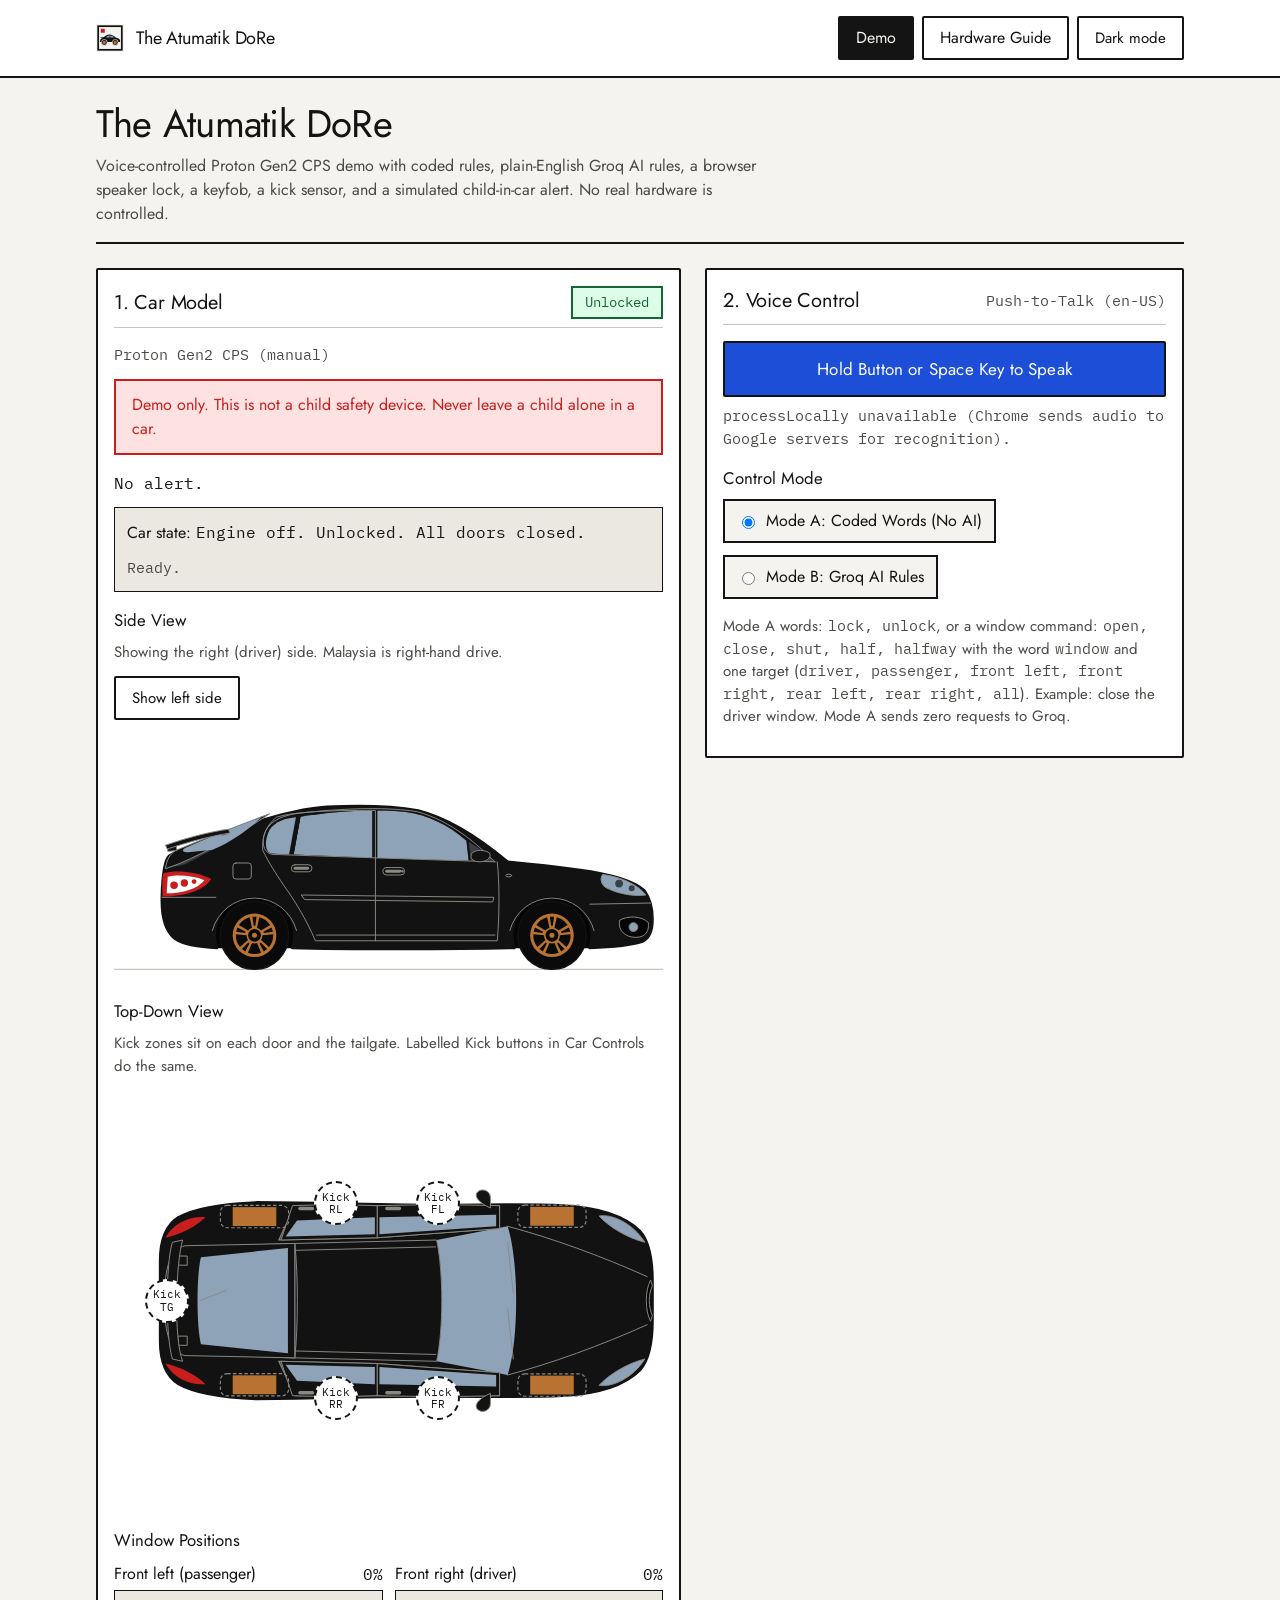
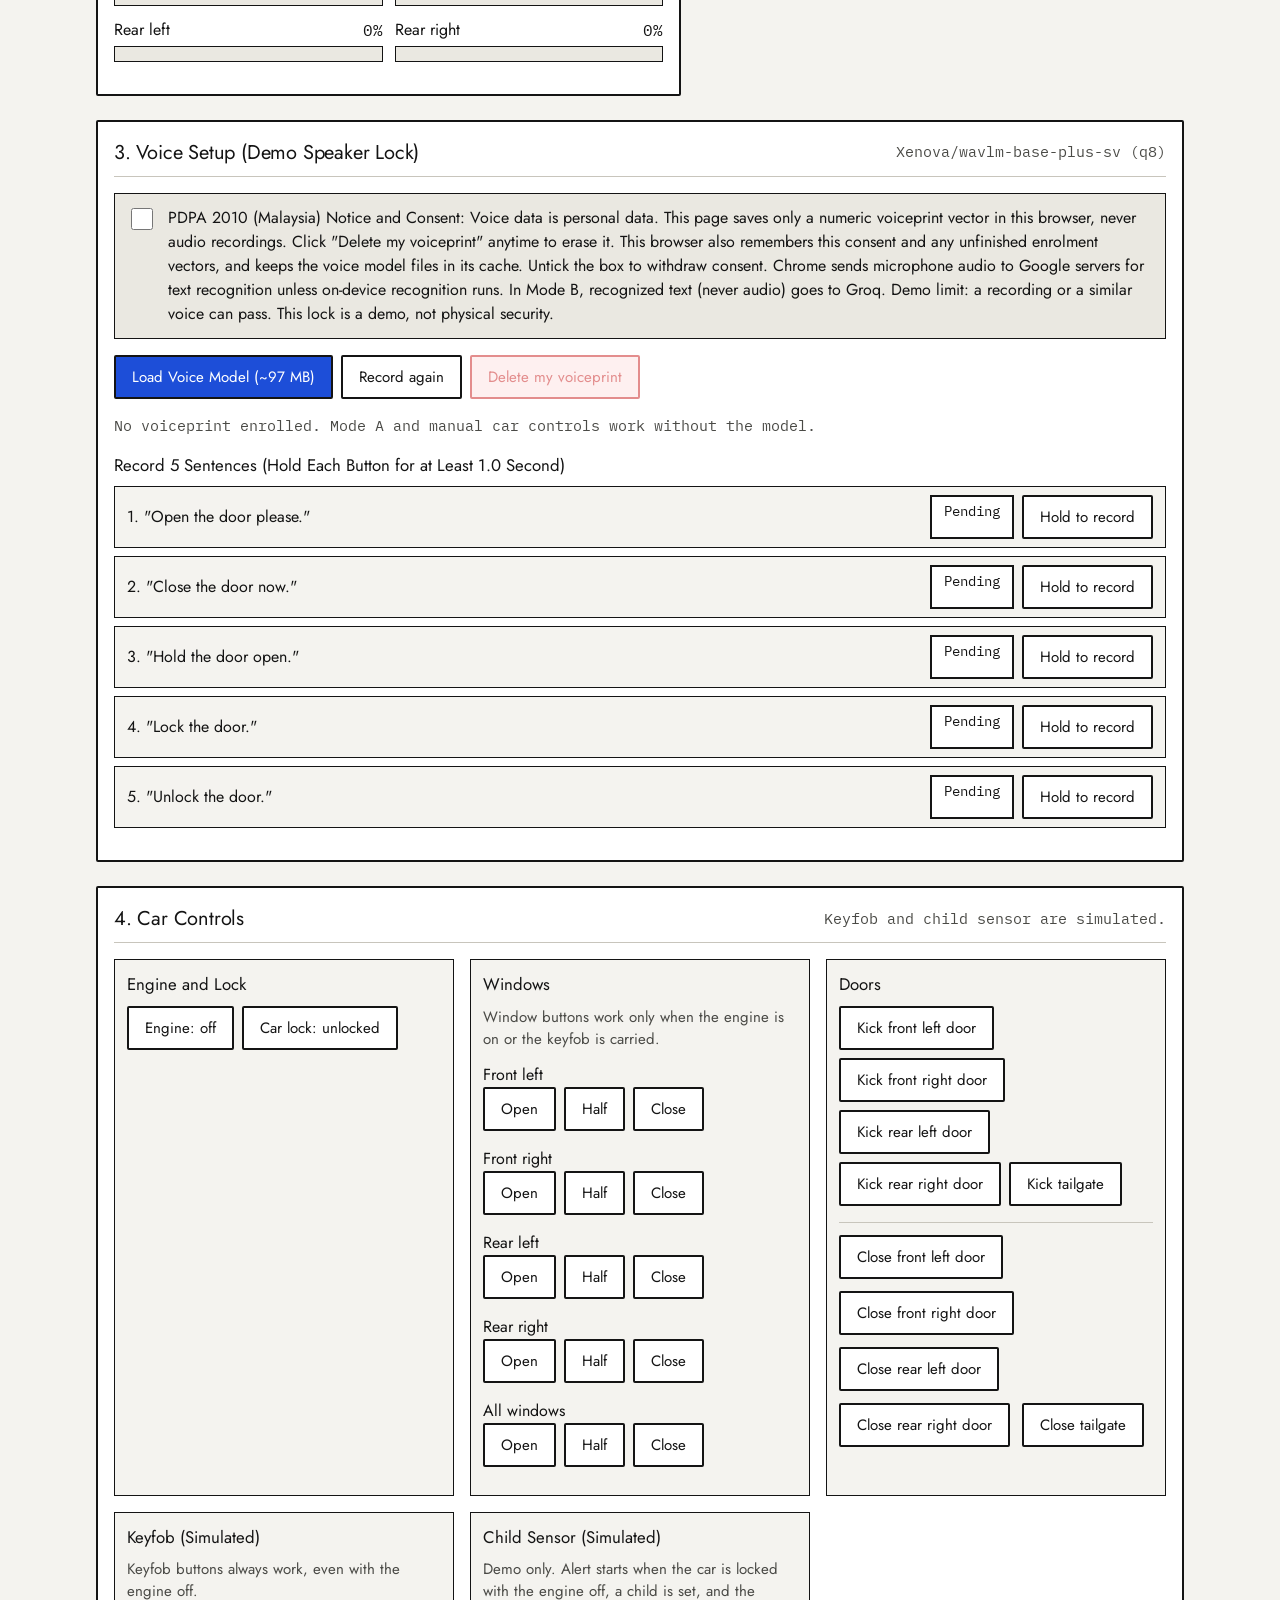
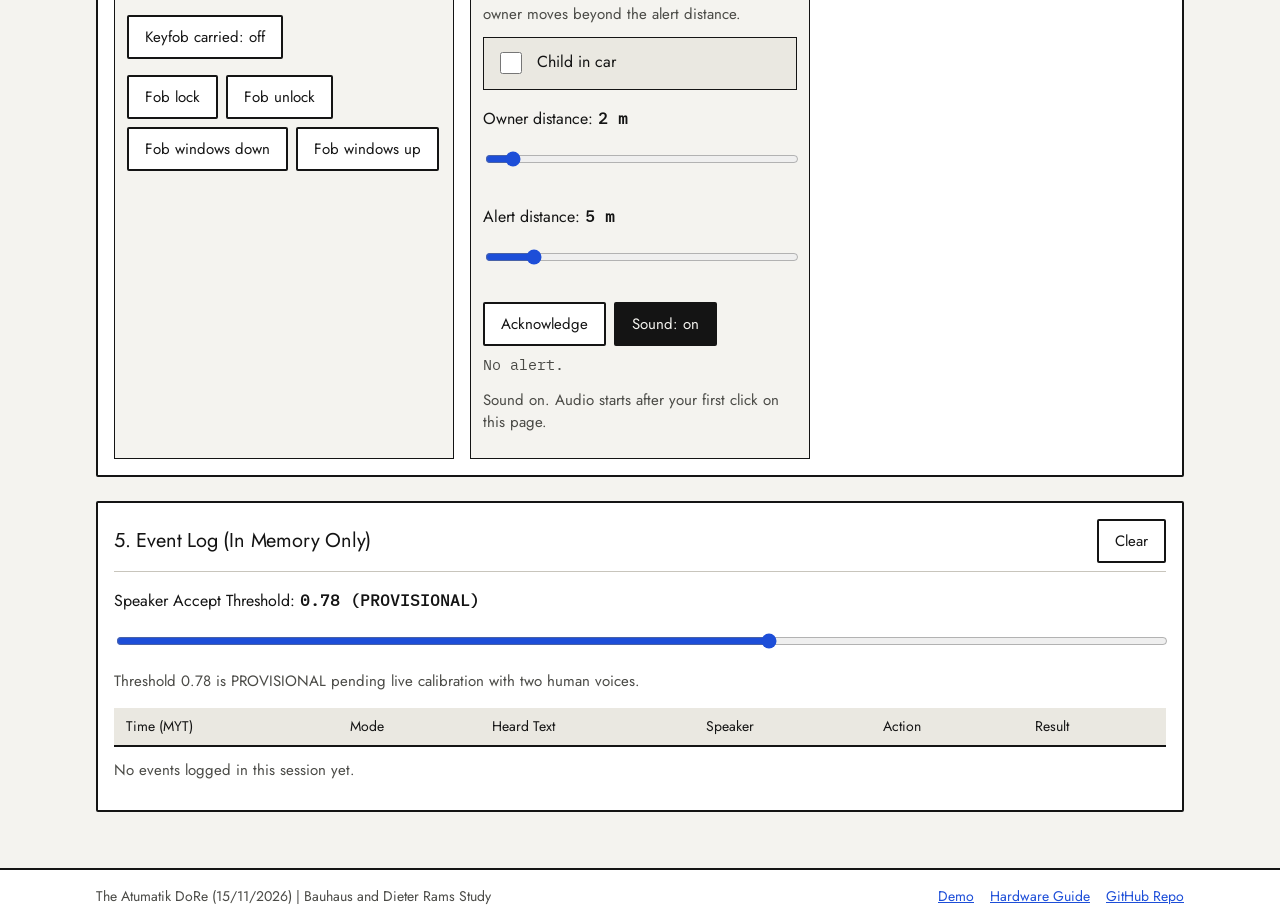
<file: index.html>
<!DOCTYPE html>
<html lang="en">
<head>
  <meta charset="utf-8">
  <meta name="viewport" content="width=device-width, initial-scale=1">
  <title>The Atumatik DoRe | Voice-Controlled Car Demo</title>
  <meta name="description" content="Voice-controlled Proton Gen2 CPS demo with windows, keyfob, kick sensor, child-in-car alert, coded Mode A, Groq Mode B, and speaker lock.">
  <meta http-equiv="Content-Security-Policy" content="default-src 'self'; base-uri 'self'; object-src 'none'; script-src 'self' https://cdn.jsdelivr.net blob: 'wasm-unsafe-eval'; style-src 'self'; font-src 'self'; img-src 'self' data:; connect-src 'self' https://cdn.jsdelivr.net https://huggingface.co https://us.aws.cdn.hf.co https://api.groq.com; worker-src 'self' blob:;">
  <link rel="canonical" href="https://adm1sh.github.io/the-atumatik-dore/">
  <link rel="icon" href="assets/favicon.svg" type="image/svg+xml">
  <meta property="og:title" content="The Atumatik DoRe | Voice-Controlled Car Demo">
  <meta property="og:description" content="Browser demo of voice-controlled car windows, a keyfob, a kick sensor, and a simulated child-in-car alert. No real hardware is controlled.">
  <meta property="og:type" content="website">
  <meta property="og:url" content="https://adm1sh.github.io/the-atumatik-dore/">
  <meta property="og:image" content="https://adm1sh.github.io/the-atumatik-dore/assets/og-share.png">
  <meta name="twitter:card" content="summary_large_image">
  <meta name="twitter:title" content="The Atumatik DoRe | Voice-Controlled Car Demo">
  <meta name="twitter:description" content="Voice-controlled Proton Gen2 CPS demo with Mode A, Groq Mode B, and speaker lock.">
  <meta name="twitter:image" content="https://adm1sh.github.io/the-atumatik-dore/assets/og-share.png">
  <link rel="preload" href="assets/fonts/jost-latin.woff2" as="font" type="font/woff2" crossorigin>
  <link rel="preload" href="assets/fonts/ibm-plex-mono-latin.woff2" as="font" type="font/woff2" crossorigin>
  <link rel="stylesheet" href="design/tokens.css">
  <link rel="stylesheet" href="assets/styles.css">
</head>
<body>
  <a class="skip-link" href="#main-content">Skip to main content</a>

  <header class="site-header">
    <div class="header-inner">
      <a class="brand-link" href="index.html">
        <img class="brand-mark" src="assets/favicon.svg" alt="" width="28" height="28">
        <span>The Atumatik DoRe</span>
      </a>
      <div class="header-controls">
        <nav class="main-nav" aria-label="Main navigation">
          <a class="nav-link" href="index.html" aria-current="page">Demo</a>
          <a class="nav-link" href="guide.html">Hardware Guide</a>
        </nav>
        <button id="theme-toggle" type="button" aria-pressed="false">Dark mode</button>
      </div>
    </div>
  </header>

  <main id="main-content" class="container">
    <div class="page-title-block">
      <h1>The Atumatik DoRe</h1>
      <p class="subtitle">Voice-controlled Proton Gen2 CPS demo with coded rules, plain-English Groq AI rules, a browser speaker lock, a keyfob, a kick sensor, and a simulated child-in-car alert. No real hardware is controlled.</p>
    </div>

    <div id="browser-banner" class="banner banner-danger" role="alert" hidden></div>

    <div class="layout-grid">
      <section id="car-model" class="panel" aria-labelledby="car-heading">
        <div class="panel-header">
          <h2 id="car-heading">1. Car Model</h2>
          <span id="car-lock-badge" class="status-badge status-badge-ok">Unlocked</span>
        </div>

        <p class="mono muted">Proton Gen2 CPS (manual)</p>
        <p class="safety-line" role="note">Demo only. This is not a child safety device. Never leave a child alone in a car.</p>

        <div id="alert-banner" class="banner banner-danger" role="alert" hidden><span class="alert-icon" aria-hidden="true">!</span> <span id="alert-banner-text"></span></div>
        <p id="alert-countdown" class="mono" role="timer">No alert.</p>

        <div class="status-row">
          <div>
            <strong>Car state:</strong>
            <span id="car-state-text" class="mono" aria-live="polite">Engine off. Unlocked. All doors closed.</span>
          </div>
          <div id="car-feedback" class="mono muted" aria-live="polite">Ready.</div>
        </div>

        <h3>Side View</h3>
        <p id="side-view-label" class="muted">Showing the right (driver) side. Malaysia is right-hand drive.</p>
        <div class="field-group">
          <button id="mirror-toggle" type="button" class="toggle-btn" aria-pressed="false">Show left side</button>
        </div>
        <figure class="car-figure">
          <svg id="car-side" class="car-svg" viewBox="0 -26 480 216" role="img" aria-labelledby="car-side-title car-side-desc">
            <title id="car-side-title">Side view of a black Proton Gen2 CPS with bronze rims</title>
            <desc id="car-side-desc">Proton Gen2 CPS profile drawn at 1 unit per 10 mm. Window panes slide down into the doors, open doors show as dark cut-outs, and the tailgate lifts on roof hinges. The text status and the window meters give the same information in words.</desc>
            <defs>
              <clipPath id="clip-nf"><path d="M270 83 L268 65.5 C252 51.5 234 43 214 40.2 C204 39.2 196 39 190 39.1 L190 80.7 Z"/></clipPath>
              <clipPath id="clip-nr"><path d="M186 80.5 L186 39.1 C166 39.3 144 41.2 123 44.5 L117 77.6 Z"/></clipPath>
            </defs>
            <line class="car-ground" x1="0" y1="178" x2="480" y2="178"/>
            <g class="car-flip">
              <g transform="translate(40 0)">
                <path class="car-well" d="M50.2 159.5 A34.5 34.5 0 1 1 115.4 159.5 Z"/>
                <path class="car-well" d="M310.2 159.5 A34.5 34.5 0 1 1 375.4 159.5 Z"/>
                <path class="car-body" d="M115.4 159.5 C160 160.8 260 160.8 310.2 159.5 A34.5 34.5 0 1 1 375.4 159.5 C392 159 412 157.5 422 154 C429 151 431 143 431 134 C431 124 429 116 424 109 C416 101 396 94.5 366 90.5 C344 87.5 322 85.2 304 83.5 C282 65 256 46.5 226 38.8 C202 34.6 174 34.3 146 35.6 C118 37.4 86 46.8 44 63.2 C26 70.2 14 74.5 8 78.5 C4 82 2 96 1.5 114 C1 130 3.5 144 13 151.5 C21 157 36 159 50.2 159.5 A34.5 34.5 0 1 1 115.4 159.5 Z"/>

                <!-- Stationary greenhouse cavities, panes, and fixed quarter glass -->
                <path class="car-cabin" d="M270 83 L268 65.5 C252 51.5 234 43 214 40.2 C204 39.2 196 39 190 39.1 L190 80.7 Z"/>
                <path class="car-cabin" d="M186 80.5 L186 39.1 C166 39.3 144 41.2 123 44.5 L117 77.6 Z"/>
                <g clip-path="url(#clip-nf)"><path class="car-glass pane-nf" d="M270 83 L268 65.5 C252 51.5 234 43 214 40.2 C204 39.2 196 39 190 39.1 L190 80.7 Z"/></g>
                <g clip-path="url(#clip-nr)"><path class="car-glass pane-nr" d="M186 80.5 L186 39.1 C166 39.3 144 41.2 123 44.5 L117 77.6 Z"/></g>
                <path class="car-cabin" d="M293 84 L272 83 L270 66.5 C279 72 287 78 293 84 Z"/>
                <rect class="car-pillar" x="186" y="38.8" width="4" height="42"/>
                <path class="car-pillar" d="M123 44.5 L119 45 L113 77.6 L117 77.6 Z"/>
                <path class="car-glass" d="M119 45 L113 77.6 L98 76.8 C92 76.2 91 66 96 56 C101 48.5 110 45.8 119 45 Z"/>
                <path class="car-line" d="M293 84 C279 70 255 48 225 40.2 C202 36.2 162 36.5 118 42 C104 44.5 94 50 91 61 C89 70 92 77 99 77.5 L293 84 Z"/>

                <!-- Stationary front headlamp, lower bumper intake, fog lamp, and creases -->
                <path class="car-headlamp" d="M387 95 C402 97 417 103 425 113 C414 114.5 400 112 389 106 C385 102 385 98 387 95 Z"/>
                <circle class="car-cabin" cx="401.5" cy="103" r="3.4"/>
                <circle class="car-cabin" cx="412.5" cy="107" r="2.6"/>
                <path class="car-grille" d="M402 135 C409 131 421 131 427 137 C428 144 425 150 416 150 C407 150 400 144 402 135 Z"/>
                <circle class="car-headlamp" cx="414" cy="141" r="3.8"/>
                <path class="car-line" d="M376 121 L429 120"/>
                <path class="car-line" d="M46 144 A38 38 0 0 1 119.5 144"/>
                <path class="car-line" d="M306 144 A38 38 0 0 1 379.5 144"/>
                <ellipse class="car-line" cx="305" cy="96" rx="2.6" ry="1.2"/>

                <!-- Stationary rear quarter bumper crease and wrap-around 3-lens tail lamp -->
                <path class="car-line" d="M49 115 L2 115"/>
                <path class="car-lamp" d="M3 94 C14 91 32 92.5 45 99 C39 109 22 114 2.5 114.5 C2 107 2 100 3 94 Z"/>
                <path class="car-lamp-inner" d="M7 97 C16 95 29 96 39 100 C33 107.5 20 111.5 6 111.5 Z"/>
                <circle class="car-lamp" cx="12.5" cy="104.5" r="3.3"/>
                <circle class="car-lamp" cx="21.5" cy="102.5" r="3.2"/>
                <circle class="car-lamp" cx="30" cy="101.2" r="2.1"/>

                <!-- Right-side-only fuel flap and driver door lock cylinder -->
                <g class="car-right-only">
                  <rect class="car-line" x="64" y="85" width="16" height="14" rx="2.5"/>
                  <circle class="car-handle" cx="212" cy="92.2" r="1.1"/>
                </g>

                <!-- Door shut lines, rubbing strip, handles, and wing mirror -->
                <path class="car-line" d="M295 84 C297 104 297 129 295 153 L136 153 C128 134 118 118 108 104 C102 95 96 86 90 74 C89 62 93 52 102 45 C118 40 148 39 188.5 39 L188.5 153"/>
                <path class="car-line" d="M124 113 L292 115 L291 119 L127 117 Z"/>
                <path class="car-line" d="M137 148 L293 148"/>
                <rect class="car-line" x="195" y="89" width="19" height="6.5" rx="3.2"/>
                <rect class="car-handle" x="197" y="90.9" width="14" height="2.6" rx="1.3"/>
                <rect class="car-line" x="115" y="86.5" width="18" height="6.2" rx="3.1"/>
                <rect class="car-handle" x="117" y="88.3" width="13.5" height="2.5" rx="1.2"/>
                <path class="car-panel" d="M272 79 C272 73.5 282 72.5 288 76 C290 78.5 288 83.5 280 84 C274 84 272 81.5 272 79 Z"/>

                <!-- Open door cabin cut-outs -->
                <path class="car-cabin door-cut door-cut-nf" d="M295 84 C297 104 297 129 295 153 L188.5 153 L188.5 39 C204 39 222 39.5 240 44 C260 51 278 65 295 84 Z"/>
                <path class="car-cabin door-cut door-cut-nr" d="M188.5 39 L188.5 153 L136 153 C128 134 118 118 108 104 C102 95 96 86 90 74 C89 62 93 52 102 45 C118 40 148 39 188.5 39 Z"/>

                <!-- Boot rim cavity and hinged tailgate with pylon spoiler (never crosses D-glass or tail lamp) -->
                <path class="car-cabin" d="M96 42 C72 51 38 64 14 74 C9 77 6 82 5 90 L22 86 C48 73 74 58 96 42 Z"/>
                <g class="side-tailgate">
                  <path class="car-panel" d="M96 42 C72 51 38 64 14 74 C9 77 6 82 5 90 L16 86 C44 74 72 58 96 42 Z"/>
                  <path class="car-glass" d="M89 45 C68 53 42 63 22 72 C19 74 20 76 25 75.5 L46 73.5 C64 66 78 55 89 45 Z"/>
                  <path class="car-panel" d="M54 61 L54 56.5 L59 56 L59 60 Z"/>
                  <path class="car-panel" d="M7 70 L14 67.5 L15 74 L7 75 Z"/>
                  <path class="car-panel" d="M5 69.5 C22 63.5 42 58 60 55.5 L61.5 58.8 C44 61.5 24 67 6.5 72.8 Z"/>
                </g>

                <!-- 5-split-spoke 15-inch bronze alloy wheels -->
                <g>
                  <circle class="car-tyre" cx="82.8" cy="148.2" r="29.8"/>
                  <circle class="car-disc" cx="82.8" cy="148.2" r="14.5"/>
                  <circle class="car-rim" cx="82.8" cy="148.2" r="19.05"/>
                  <path class="car-hole" d="M85.0 141.5 L87.0 132.5 A16.3 16.3 0 0 1 96.5 139.3 L88.5 144.1 A7 7 0 0 0 85.0 141.5 Z M89.8 148.2 L99.1 147.3 A16.3 16.3 0 0 1 95.5 158.5 L88.5 152.3 A7 7 0 0 0 89.8 148.2 Z M85.0 154.9 L88.6 163.4 A16.3 16.3 0 0 1 77.0 163.4 L80.6 154.9 A7 7 0 0 0 85.0 154.9 Z M77.1 152.3 L70.1 158.5 A16.3 16.3 0 0 1 66.5 147.3 L75.8 148.2 A7 7 0 0 0 77.1 152.3 Z M77.1 144.1 L69.1 139.3 A16.3 16.3 0 0 1 78.6 132.5 L80.6 141.5 A7 7 0 0 0 77.1 144.1 Z"/>
                  <path class="car-hole" d="M82.1 139.8 L81.0 132.0 A16.3 16.3 0 0 1 84.6 132.0 L83.5 139.8 Z M90.6 145.0 L97.6 141.4 A16.3 16.3 0 0 1 98.8 145.0 L91.0 146.2 Z M88.3 154.6 L93.8 160.2 A16.3 16.3 0 0 1 90.8 162.4 L87.2 155.4 Z M78.4 155.4 L74.8 162.4 A16.3 16.3 0 0 1 71.8 160.2 L77.3 154.6 Z M74.6 146.2 L66.8 145.0 A16.3 16.3 0 0 1 68.0 141.4 L75.0 145.0 Z"/>
                  <circle class="car-hole" cx="82.8" cy="148.2" r="5.6"/>
                  <circle class="car-rim" cx="82.8" cy="148.2" r="2.2"/>
                </g>
                <g>
                  <circle class="car-tyre" cx="342.8" cy="148.2" r="29.8"/>
                  <circle class="car-disc" cx="342.8" cy="148.2" r="14.5"/>
                  <circle class="car-rim" cx="342.8" cy="148.2" r="19.05"/>
                  <path class="car-hole" d="M345.0 141.5 L347.0 132.5 A16.3 16.3 0 0 1 356.5 139.3 L348.5 144.1 A7 7 0 0 0 345.0 141.5 Z M349.8 148.2 L359.1 147.3 A16.3 16.3 0 0 1 355.5 158.5 L348.5 152.3 A7 7 0 0 0 349.8 148.2 Z M345.0 154.9 L348.6 163.4 A16.3 16.3 0 0 1 337.0 163.4 L340.6 154.9 A7 7 0 0 0 345.0 154.9 Z M337.1 152.3 L330.1 158.5 A16.3 16.3 0 0 1 326.5 147.3 L335.8 148.2 A7 7 0 0 0 337.1 152.3 Z M337.1 144.1 L329.1 139.3 A16.3 16.3 0 0 1 338.6 132.5 L340.6 141.5 A7 7 0 0 0 337.1 144.1 Z"/>
                  <path class="car-hole" d="M342.1 139.8 L341.0 132.0 A16.3 16.3 0 0 1 344.6 132.0 L343.5 139.8 Z M350.6 145.0 L357.6 141.4 A16.3 16.3 0 0 1 358.8 145.0 L351.0 146.2 Z M348.3 154.6 L353.8 160.2 A16.3 16.3 0 0 1 350.8 162.4 L347.2 155.4 Z M338.4 155.4 L334.8 162.4 A16.3 16.3 0 0 1 331.8 160.2 L337.3 154.6 Z M334.6 146.2 L326.8 145.0 A16.3 16.3 0 0 1 328.0 141.4 L335.0 145.0 Z"/>
                  <circle class="car-hole" cx="342.8" cy="148.2" r="5.6"/>
                  <circle class="car-rim" cx="342.8" cy="148.2" r="2.2"/>
                </g>
              </g>
            </g>
          </svg>
        </figure>

        <h3>Top-Down View</h3>
        <p class="muted">Kick zones sit on each door and the tailgate. Labelled Kick buttons in Car Controls do the same.</p>
        <div class="car-figure car-top-wrap">
          <svg id="car-top" class="car-svg" viewBox="0 0 480 370" role="img" aria-labelledby="car-top-title car-top-desc">
            <title id="car-top-title">Top-down view of a black Proton Gen2 CPS with bronze rims</title>
            <desc id="car-top-desc">Plan view drawn at 1 unit per 10 mm, front at right. The four doors swing out and the tailgate lifts. Dashed outlines show the wheels hidden under the body. The text status in words gives the same information.</desc>
            <g transform="translate(40 0)">
              <!-- Plan body silhouette fitted to 431 x 172.5 spec -->
              <path class="car-body" d="M0 150 C0 132 5 119 16 112 C30 104 54 100 84 98.8 C126 98.8 184 101 242 101 C286 101 324 100 352 101.5 C382 103 406 110 420 124 C428 133 431 148 431 168 L431 202 C431 222 428 237 420 246 C406 260 382 267 352 268.5 C324 270 286 269 242 269 C184 269 126 271.2 84 271.2 C54 270 30 266 16 258 C5 251 0 238 0 220 Z"/>

              <!-- Bonnet V-creases, nose grille, headlamps, and rear lamps -->
              <path class="car-line" d="M304 120 C342 130 386 146 426 164"/>
              <path class="car-line" d="M304 250 C342 240 386 224 426 206"/>
              <path class="car-grille" d="M429 167 C424 176 424 194 429 203 L430.5 198 C427 190 427 180 430.5 172 Z"/>
              <path class="car-headlamp" d="M424 134 C414 118 396 109 384 111 C392 120 408 130 424 134 Z"/>
              <path class="car-headlamp" d="M424 236 C414 252 396 261 384 259 C392 250 408 240 424 236 Z"/>
              <path class="car-lamp" d="M5 130 C12 117 26 111 40 112 C32 120 18 127 5 130 Z"/>
              <path class="car-lamp" d="M5 240 C12 253 26 259 40 258 C32 250 18 243 5 240 Z"/>

              <!-- Windscreen, wipers, and roof panel -->
              <path class="car-glass" d="M304 120 C314 150 314 220 304 250 L242 238 C248 210 248 160 242 132 Z"/>
              <path class="car-line" d="M304 134 L309 178 M304 192 L309 236"/>
              <path class="car-panel" d="M242 132 C248 160 248 210 242 238 L118 235 C121 208 121 162 118 135 Z"/>
              <path class="car-line" d="M241 138 L119 141 M241 232 L119 229"/>

              <!-- Door cabin sill apertures (exposed when doors open) -->
              <path class="car-aperture" d="M190 240 L297 248 L297 268 L190 268 Z"/>
              <path class="car-aperture" d="M104 238 L190 240 L190 268 L118 268 Z"/>
              <path class="car-aperture" d="M190 130 L297 122 L297 102 L190 102 Z"/>
              <path class="car-aperture" d="M104 132 L190 130 L190 102 L118 102 Z"/>

              <!-- Sculpted swinging door panels with glass strip, mirror (front), and handles -->
              <g class="top-door top-door-fr">
                <path class="car-panel" d="M190 240 L297 248 L297 268 C264 269 226 269 190 268 Z"/>
                <path class="car-glass" d="M192 243 L294 250 L294 260 L192 258 Z"/>
                <rect class="car-handle" x="197" y="264" width="14" height="3" rx="1.5"/>
                <path class="car-panel" d="M289 266 L289 275 C289 282 280 284 277 279 C275 275 280 270 289 266 Z"/>
              </g>
              <g class="top-door top-door-rr">
                <path class="car-panel" d="M106 238 L190 240 L190 268 C164 269 138 269 116 268 Z"/>
                <path class="car-glass" d="M110 241 L188 243 L188 258 L120 255 Z"/>
                <rect class="car-handle" x="121" y="264" width="14" height="3" rx="1.5"/>
              </g>
              <g class="top-door top-door-fl">
                <path class="car-panel" d="M190 130 L297 122 L297 102 C264 101 226 101 190 102 Z"/>
                <path class="car-glass" d="M192 127 L294 120 L294 110 L192 112 Z"/>
                <rect class="car-handle" x="197" y="103" width="14" height="3" rx="1.5"/>
                <path class="car-panel" d="M289 104 L289 95 C289 88 280 86 277 91 C275 95 280 100 289 104 Z"/>
              </g>
              <g class="top-door top-door-rl">
                <path class="car-panel" d="M106 132 L190 130 L190 102 C164 101 138 101 116 102 Z"/>
                <path class="car-glass" d="M110 129 L188 127 L188 112 L120 115 Z"/>
                <rect class="car-handle" x="121" y="103" width="14" height="3" rx="1.5"/>
              </g>

              <!-- Boot compartment aperture and hinged tailgate with tapered rear glass and spoiler -->
              <path class="car-aperture" d="M118 135 L26 138 C12 141 6 154 6 185 C6 216 12 229 26 232 L118 235 Z"/>
              <g class="top-tailgate">
                <path class="car-panel" d="M118 135 L22 137 C10 140 4 154 4 185 C4 216 10 230 22 233 L118 235 Z"/>
                <path class="car-glass" d="M112 139 L36 147 C32 162 32 208 36 223 L112 231 Z"/>
                <path class="car-line" d="M35 185 L58 176"/>
                <rect class="car-panel" x="16" y="146" width="8" height="8"/>
                <rect class="car-panel" x="16" y="216" width="8" height="8"/>
                <path class="car-panel" d="M20 132 C14 152 12 218 20 238 L11 236 C5 216 5 154 11 134 Z"/>
              </g>

              <!-- Dashed hidden wheels with bronze rim strip -->
              <rect class="car-tyre-hidden" x="53" y="101.75" width="59.6" height="19.5" rx="6"/>
              <rect class="car-tyre-hidden" x="53" y="248.75" width="59.6" height="19.5" rx="6"/>
              <rect class="car-tyre-hidden" x="313" y="101.5" width="59.6" height="19.5" rx="6"/>
              <rect class="car-tyre-hidden" x="313" y="249" width="59.6" height="19.5" rx="6"/>
              <rect class="car-rim" x="63.75" y="103.25" width="38.1" height="16.5"/>
              <rect class="car-rim" x="63.75" y="250.25" width="38.1" height="16.5"/>
              <rect class="car-rim" x="323.75" y="103" width="38.1" height="16.5"/>
              <rect class="car-rim" x="323.75" y="250.5" width="38.1" height="16.5"/>
            </g>
          </svg>
          <button type="button" class="kick-zone kick-fl" data-kick="fl" aria-label="Kick FL, front left door"><span>Kick</span> <span>FL</span></button>
          <button type="button" class="kick-zone kick-fr" data-kick="fr" aria-label="Kick FR, front right door"><span>Kick</span> <span>FR</span></button>
          <button type="button" class="kick-zone kick-rl" data-kick="rl" aria-label="Kick RL, rear left door"><span>Kick</span> <span>RL</span></button>
          <button type="button" class="kick-zone kick-rr" data-kick="rr" aria-label="Kick RR, rear right door"><span>Kick</span> <span>RR</span></button>
          <button type="button" class="kick-zone kick-tg" data-kick="tg" aria-label="Kick TG, tailgate"><span>Kick</span> <span>TG</span></button>
        </div>

        <h3>Window Positions</h3>
        <div class="meter-grid">
          <div class="meter-item">
            <label for="meter-fl"><span>Front left (passenger)</span><span id="meter-fl-text" class="mono">0%</span></label>
            <meter id="meter-fl" min="0" max="100" value="0">0%</meter>
          </div>
          <div class="meter-item">
            <label for="meter-fr"><span>Front right (driver)</span><span id="meter-fr-text" class="mono">0%</span></label>
            <meter id="meter-fr" min="0" max="100" value="0">0%</meter>
          </div>
          <div class="meter-item">
            <label for="meter-rl"><span>Rear left</span><span id="meter-rl-text" class="mono">0%</span></label>
            <meter id="meter-rl" min="0" max="100" value="0">0%</meter>
          </div>
          <div class="meter-item">
            <label for="meter-rr"><span>Rear right</span><span id="meter-rr-text" class="mono">0%</span></label>
            <meter id="meter-rr" min="0" max="100" value="0">0%</meter>
          </div>
        </div>
      </section>

      <section class="panel" aria-labelledby="voice-control-heading">
        <div class="panel-header">
          <h2 id="voice-control-heading">2. Voice Control</h2>
          <span class="mono muted">Push-to-Talk (en-US)</span>
        </div>

        <div class="field-group">
          <button id="talk-btn" type="button" class="btn-primary btn-talk" aria-pressed="false">
            Hold Button or Space Key to Speak
          </button>
          <p id="local-speech-status" class="muted mono mt-2">Checking speech recognition support...</p>
        </div>

        <div id="talk-status" class="banner" role="status" aria-live="polite" hidden></div>

        <h3>Control Mode</h3>
        <div class="radio-group" role="radiogroup" aria-label="Control Mode">
          <label class="radio-label" for="mode-a-radio">
            <input id="mode-a-radio" type="radio" name="control-mode" value="A" checked>
            <span>Mode A: Coded Words (No AI)</span>
          </label>
          <label class="radio-label" for="mode-b-radio">
            <input id="mode-b-radio" type="radio" name="control-mode" value="B">
            <span>Mode B: Groq AI Rules</span>
          </label>
        </div>

        <p class="muted">Mode A words: <span class="mono">lock, unlock</span>, or a window command: <span class="mono">open, close, shut, half, halfway</span> with the word <span class="mono">window</span> and one target (<span class="mono">driver, passenger, front left, front right, rear left, rear right, all</span>). Example: close the driver window. Mode A sends zero requests to Groq.</p>

        <div id="mode-b-panel" hidden>
          <div class="field-group">
            <label for="mode-b-rules">Plain-English Rules</label>
            <textarea id="mode-b-rules" rows="4"></textarea>
            <div class="mt-2">
              <button id="reset-rules-btn" type="button">Reset to example</button>
            </div>
          </div>

          <div class="field-group">
            <label for="groq-key-input">Groq API Key (Saved in This Browser Only)</label>
            <input id="groq-key-input" type="password" autocomplete="off" placeholder="Paste temporary Groq key">
            <div class="button-grid mt-2">
              <button id="save-key-btn" type="button" class="btn-primary">Save key</button>
              <button id="forget-key-btn" type="button" class="btn-danger">Forget key</button>
            </div>
            <p id="groq-key-status" class="muted mono mt-2">No Groq key saved.</p>
            <p class="muted">Create a temporary key only for this demo at <a href="https://console.groq.com/keys" target="_blank" rel="noopener noreferrer">console.groq.com/keys</a> and delete it afterward. Anyone using this browser profile can read saved browser keys.</p>
          </div>
        </div>
      </section>
    </div>

    <section class="panel panel-spaced" aria-labelledby="voice-setup-heading">
      <div class="panel-header">
        <h2 id="voice-setup-heading">3. Voice Setup (Demo Speaker Lock)</h2>
        <span class="mono muted">Xenova/wavlm-base-plus-sv (q8)</span>
      </div>

      <div class="checkbox-row">
        <input id="pdpa-consent" type="checkbox">
        <label for="pdpa-consent">
          <strong>PDPA 2010 (Malaysia) Notice and Consent:</strong> Voice data is personal data. This page saves only a numeric voiceprint vector in this browser, never audio recordings. Click "Delete my voiceprint" anytime to erase it. This browser also remembers this consent and any unfinished enrolment vectors, and keeps the voice model files in its cache. Untick the box to withdraw consent. Chrome sends microphone audio to Google servers for text recognition unless on-device recognition runs. In Mode B, recognized text (never audio) goes to Groq. Demo limit: a recording or a similar voice can pass. This lock is a demo, not physical security.
        </label>
      </div>

      <div class="field-group">
        <div class="button-grid">
          <button id="load-model-btn" type="button" class="btn-primary">Load Voice Model (~97 MB)</button>
          <button id="rerecord-btn" type="button">Record again</button>
          <button id="delete-voiceprint-btn" type="button" class="btn-danger">Delete my voiceprint</button>
        </div>
      </div>

      <div id="model-progress-wrap" class="field-group" hidden>
        <progress id="model-progress-bar" max="100" value="0"></progress>
        <p id="model-progress-text" class="mono muted mt-1">Waiting...</p>
      </div>

      <p id="voiceprint-status" class="mono muted" aria-live="polite">No voiceprint enrolled.</p>

      <h3>Record 5 Sentences (Hold Each Button for at Least 1.0 Second)</h3>
      <ul id="enrolment-list" class="sentence-list"></ul>
    </section>

    <section class="panel panel-spaced" aria-labelledby="car-controls-heading">
      <div class="panel-header">
        <h2 id="car-controls-heading">4. Car Controls</h2>
        <span class="mono muted">Keyfob and child sensor are simulated.</span>
      </div>

      <div class="control-grid">
        <div class="control-block">
          <h3>Engine and Lock</h3>
          <div class="button-grid">
            <button id="engine-toggle" type="button" class="toggle-btn" aria-pressed="false">Engine: off</button>
            <button id="lock-toggle" type="button" class="toggle-btn" aria-pressed="false">Car lock: unlocked</button>
          </div>
        </div>

        <div class="control-block">
          <h3>Windows</h3>
          <p class="muted">Window buttons work only when the engine is on or the keyfob is carried.</p>
          <div role="group" aria-label="Front left (passenger) window" class="field-group">
            <strong>Front left</strong>
            <div class="button-grid">
              <button type="button" data-win="fl" data-pos="100">Open</button>
              <button type="button" data-win="fl" data-pos="50">Half</button>
              <button type="button" data-win="fl" data-pos="0">Close</button>
            </div>
          </div>
          <div role="group" aria-label="Front right (driver) window" class="field-group">
            <strong>Front right</strong>
            <div class="button-grid">
              <button type="button" data-win="fr" data-pos="100">Open</button>
              <button type="button" data-win="fr" data-pos="50">Half</button>
              <button type="button" data-win="fr" data-pos="0">Close</button>
            </div>
          </div>
          <div role="group" aria-label="Rear left window" class="field-group">
            <strong>Rear left</strong>
            <div class="button-grid">
              <button type="button" data-win="rl" data-pos="100">Open</button>
              <button type="button" data-win="rl" data-pos="50">Half</button>
              <button type="button" data-win="rl" data-pos="0">Close</button>
            </div>
          </div>
          <div role="group" aria-label="Rear right window" class="field-group">
            <strong>Rear right</strong>
            <div class="button-grid">
              <button type="button" data-win="rr" data-pos="100">Open</button>
              <button type="button" data-win="rr" data-pos="50">Half</button>
              <button type="button" data-win="rr" data-pos="0">Close</button>
            </div>
          </div>
          <div role="group" aria-label="All windows" class="field-group">
            <strong>All windows</strong>
            <div class="button-grid">
              <button type="button" data-win="all" data-pos="100">Open</button>
              <button type="button" data-win="all" data-pos="50">Half</button>
              <button type="button" data-win="all" data-pos="0">Close</button>
            </div>
          </div>
        </div>

        <div class="control-block">
          <h3>Doors</h3>
          <div class="button-grid">
            <button type="button" data-kick="fl">Kick front left door</button>
            <button type="button" data-kick="fr">Kick front right door</button>
            <button type="button" data-kick="rl">Kick rear left door</button>
            <button type="button" data-kick="rr">Kick rear right door</button>
            <button type="button" data-kick="tg">Kick tailgate</button>
          </div>
          <div class="destructive-row">
            <button type="button" data-door-close="fl">Close front left door</button>
            <button type="button" data-door-close="fr">Close front right door</button>
            <button type="button" data-door-close="rl">Close rear left door</button>
            <button type="button" data-door-close="rr">Close rear right door</button>
            <button type="button" data-door-close="tg">Close tailgate</button>
          </div>
        </div>

        <div class="control-block">
          <h3>Keyfob (Simulated)</h3>
          <p class="muted">Keyfob buttons always work, even with the engine off.</p>
          <div class="field-group">
            <button id="keyfob-carried" type="button" class="toggle-btn" aria-pressed="false">Keyfob carried: off</button>
          </div>
          <div class="button-grid">
            <button type="button" data-keyfob="lock">Fob lock</button>
            <button type="button" data-keyfob="unlock">Fob unlock</button>
            <button type="button" data-keyfob="down">Fob windows down</button>
            <button type="button" data-keyfob="up">Fob windows up</button>
          </div>
        </div>

        <div class="control-block">
          <h3>Child Sensor (Simulated)</h3>
          <p class="muted">Demo only. Alert starts when the car is locked with the engine off, a child is set, and the owner moves beyond the alert distance.</p>
          <div class="checkbox-row">
            <input id="child-present" type="checkbox">
            <label for="child-present">Child in car</label>
          </div>
          <div class="field-group">
            <label for="owner-distance">Owner distance: <span id="owner-distance-text" class="mono">2 m</span></label>
            <input id="owner-distance" type="range" min="0" max="30" step="1" value="2">
          </div>
          <div class="field-group">
            <label for="alert-limit">Alert distance: <span id="alert-limit-text" class="mono">5 m</span></label>
            <input id="alert-limit" type="range" min="1" max="30" step="1" value="5">
          </div>
          <div class="button-grid">
            <button id="alert-ack" type="button">Acknowledge</button>
            <button id="sound-toggle" type="button" class="toggle-btn" aria-pressed="true">Sound: on</button>
          </div>
          <p id="alert-panel-status" class="mono muted mt-2">No alert.</p>
          <p id="sound-status" class="muted mt-2"></p>
        </div>
      </div>
    </section>

    <section class="panel panel-spaced" aria-labelledby="log-heading">
      <div class="panel-header">
        <h2 id="log-heading">5. Event Log (In Memory Only)</h2>
        <button id="clear-log-btn" type="button">Clear</button>
      </div>

      <div class="field-group">
        <label for="threshold-slider">
          Speaker Accept Threshold:
          <span id="threshold-value-label" class="mono">0.78 (PROVISIONAL)</span>
        </label>
        <input id="threshold-slider" type="range" min="0.50" max="0.95" step="0.01" value="0.78">
        <p class="muted">Threshold 0.78 is PROVISIONAL pending live calibration with two human voices.</p>
      </div>

      <div class="table-wrap">
        <table>
          <thead>
            <tr>
              <th scope="col">Time (MYT)</th>
              <th scope="col">Mode</th>
              <th scope="col">Heard Text</th>
              <th scope="col">Speaker</th>
              <th scope="col">Action</th>
              <th scope="col">Result</th>
            </tr>
          </thead>
          <tbody id="event-log-body"></tbody>
        </table>
      </div>
      <p id="event-log-empty" class="muted mt-3">No events logged in this session yet.</p>
    </section>
  </main>

  <footer class="site-footer">
    <div class="footer-inner">
      <span>The Atumatik DoRe (15/11/2026) | Bauhaus and Dieter Rams Study</span>
      <div class="footer-links">
        <a href="index.html">Demo</a>
        <a href="guide.html">Hardware Guide</a>
        <a href="https://github.com/ADM1SH/the-atumatik-dore" target="_blank" rel="noopener noreferrer">GitHub Repo</a>
      </div>
    </div>
  </footer>

  <script type="module" src="src/app.js"></script>
</body>
</html>
</file>
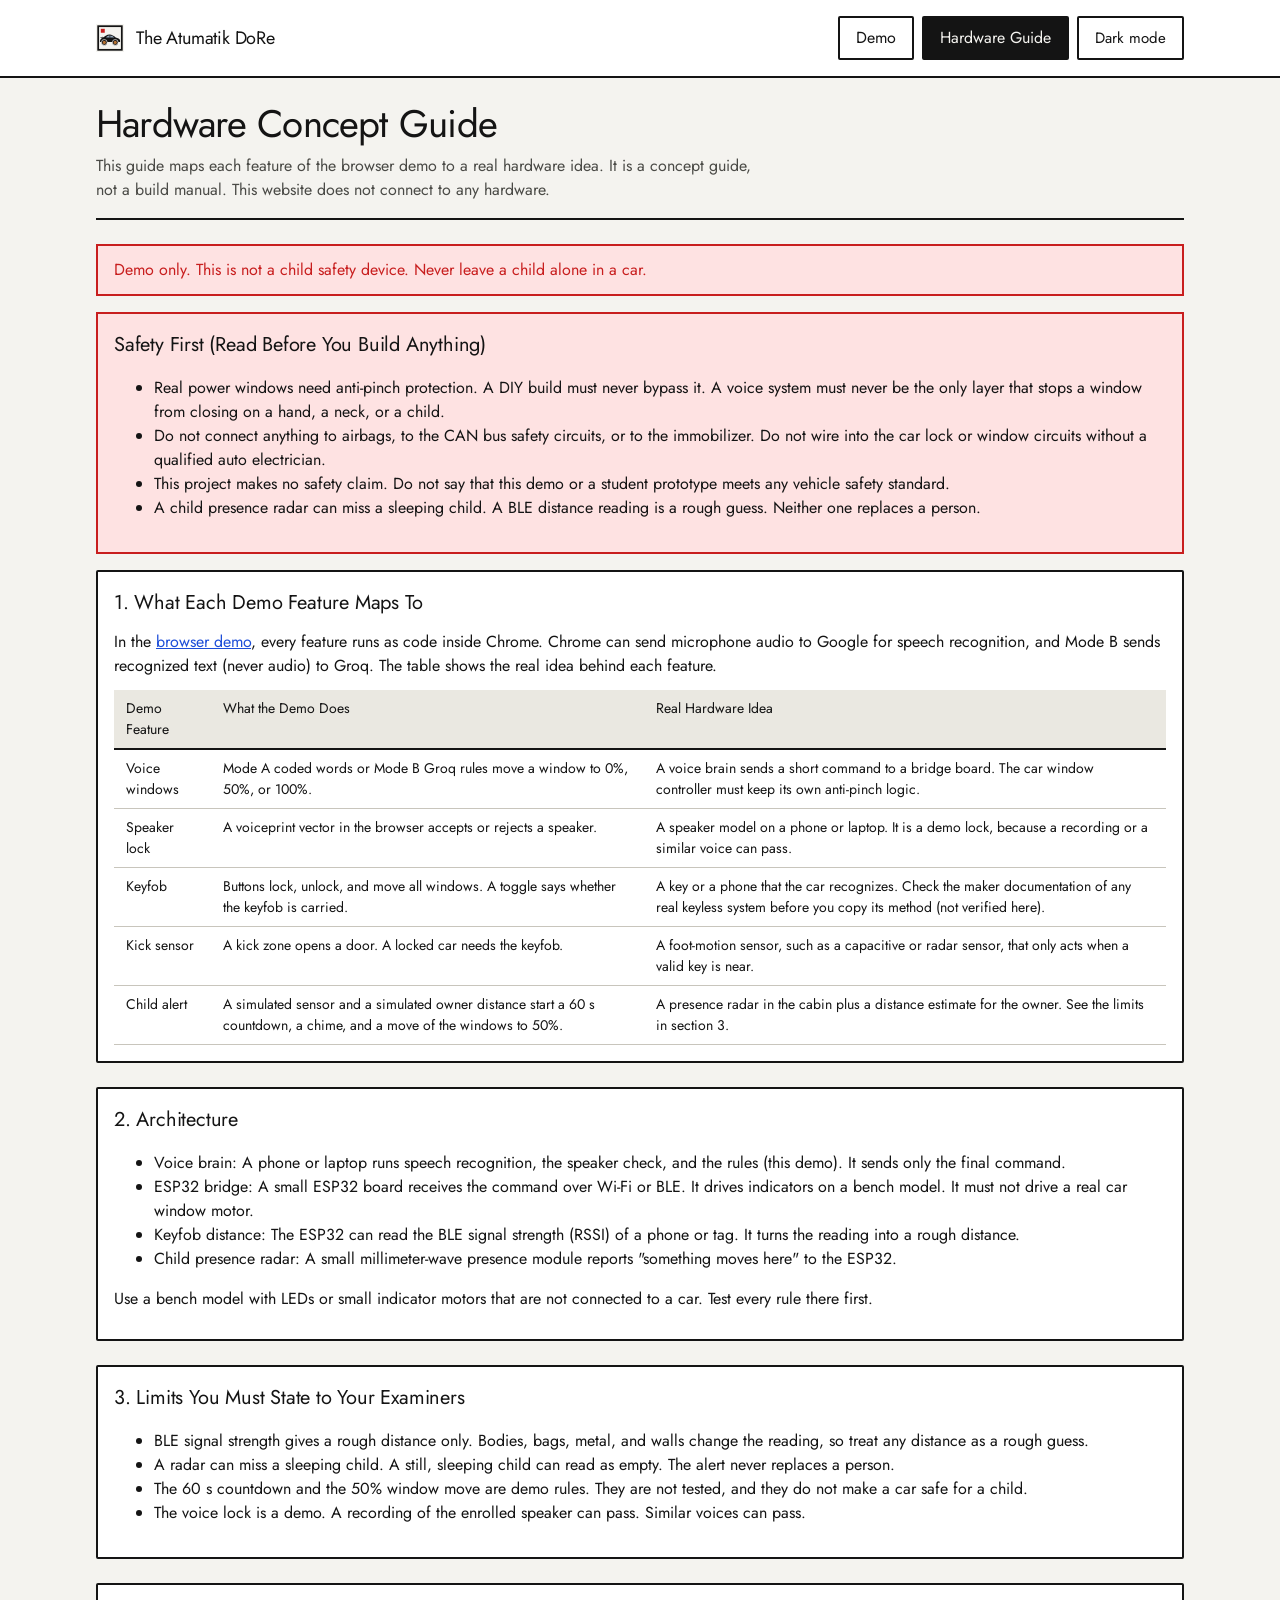
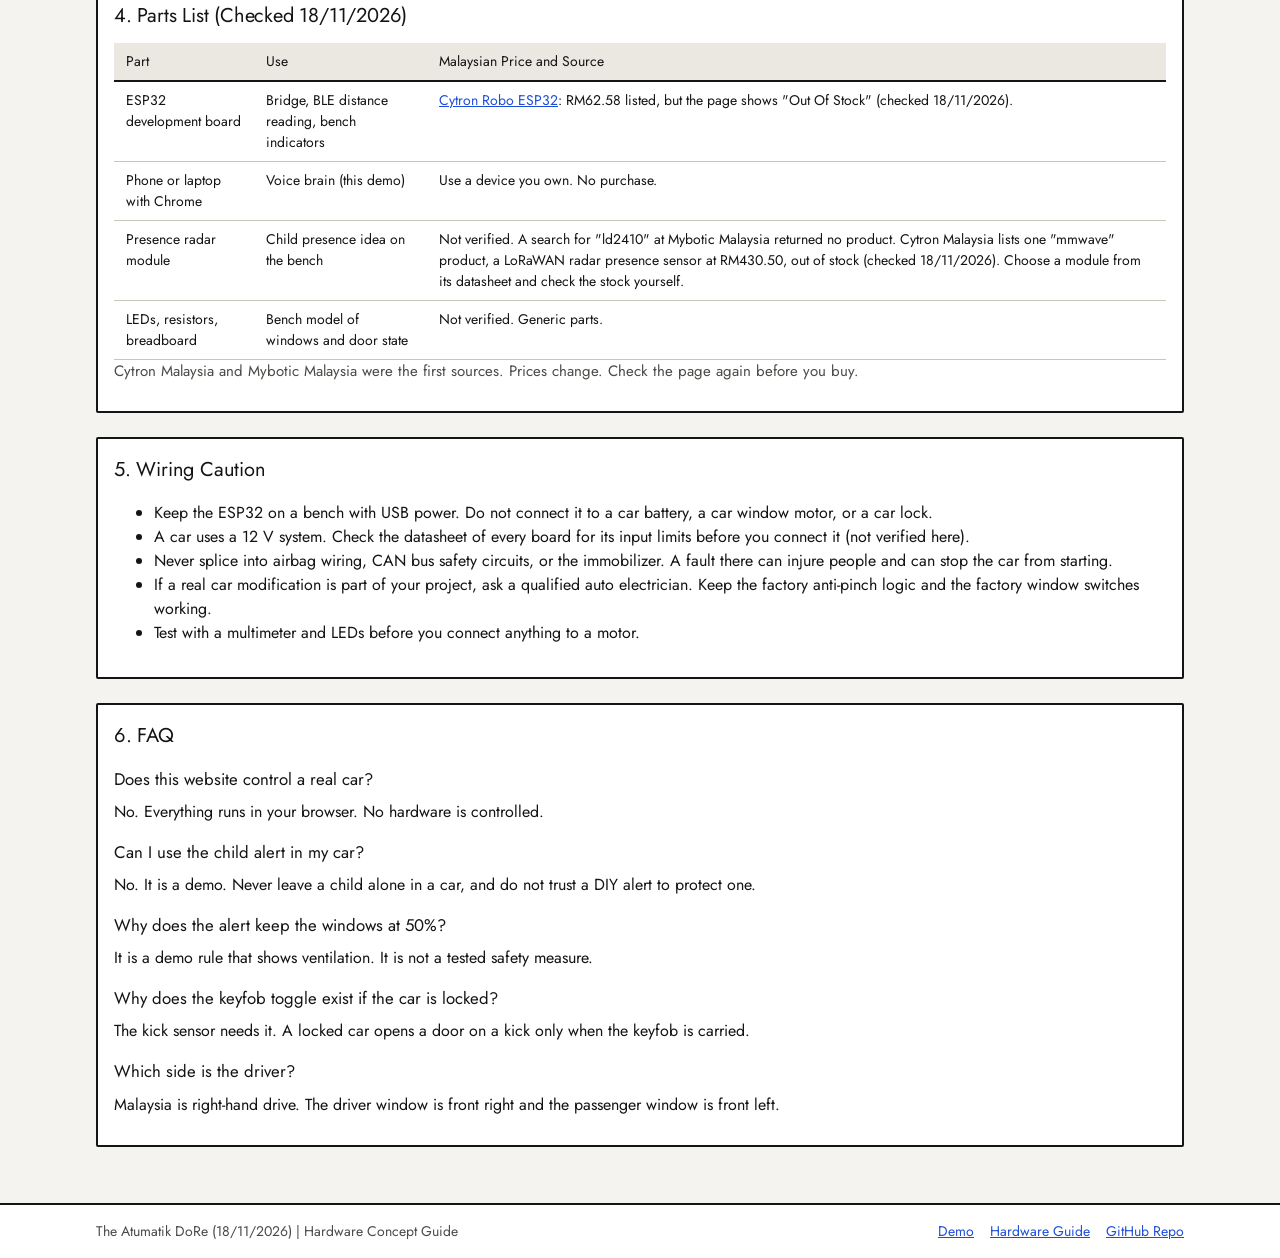
<file: guide.html>
<!DOCTYPE html>
<html lang="en">
<head>
  <meta charset="utf-8">
  <meta name="viewport" content="width=device-width, initial-scale=1">
  <title>Hardware Concept Guide | The Atumatik DoRe</title>
  <meta name="description" content="Concept guide that maps the Proton Gen2 CPS browser demo to real hardware ideas: voice brain, ESP32 bridge, keyfob distance, and child presence radar, with safety limits.">
  <meta http-equiv="Content-Security-Policy" content="default-src 'self'; base-uri 'self'; object-src 'none'; script-src 'self'; style-src 'self'; font-src 'self'; img-src 'self' data:; connect-src 'self';">
  <link rel="canonical" href="https://adm1sh.github.io/the-atumatik-dore/guide.html">
  <link rel="icon" href="assets/favicon.svg" type="image/svg+xml">
  <meta property="og:title" content="Hardware Concept Guide | The Atumatik DoRe">
  <meta property="og:description" content="How the car demo features map to real hardware ideas, with safety limits and checked Malaysian parts.">
  <meta property="og:type" content="article">
  <meta property="og:url" content="https://adm1sh.github.io/the-atumatik-dore/guide.html">
  <meta property="og:image" content="https://adm1sh.github.io/the-atumatik-dore/assets/og-share.png">
  <meta name="twitter:card" content="summary_large_image">
  <meta name="twitter:title" content="Hardware Concept Guide | The Atumatik DoRe">
  <meta name="twitter:description" content="Concept guide for a voice-controlled car window, keyfob, and child alert demo. Not a safety device.">
  <meta name="twitter:image" content="https://adm1sh.github.io/the-atumatik-dore/assets/og-share.png">
  <link rel="preload" href="assets/fonts/jost-latin.woff2" as="font" type="font/woff2" crossorigin>
  <link rel="preload" href="assets/fonts/ibm-plex-mono-latin.woff2" as="font" type="font/woff2" crossorigin>
  <link rel="stylesheet" href="design/tokens.css">
  <link rel="stylesheet" href="assets/styles.css">
</head>
<body>
  <a class="skip-link" href="#main-content">Skip to main content</a>

  <header class="site-header">
    <div class="header-inner">
      <a class="brand-link" href="index.html">
        <img class="brand-mark" src="assets/favicon.svg" alt="" width="28" height="28">
        <span>The Atumatik DoRe</span>
      </a>
      <div class="header-controls">
        <nav class="main-nav" aria-label="Main navigation">
          <a class="nav-link" href="index.html">Demo</a>
          <a class="nav-link" href="guide.html" aria-current="page">Hardware Guide</a>
        </nav>
        <button id="theme-toggle" type="button" aria-pressed="false">Dark mode</button>
      </div>
    </div>
  </header>

  <main id="main-content" class="container">
    <div class="page-title-block">
      <h1>Hardware Concept Guide</h1>
      <p class="subtitle">This guide maps each feature of the browser demo to a real hardware idea. It is a concept guide, not a build manual. This website does not connect to any hardware.</p>
    </div>

    <p class="safety-line" role="note">Demo only. This is not a child safety device. Never leave a child alone in a car.</p>

    <div class="safety-box" role="note" aria-label="Safety rules">
      <h2>Safety First (Read Before You Build Anything)</h2>
      <ul>
        <li><strong>Real power windows need anti-pinch protection.</strong> A DIY build must never bypass it. A voice system must never be the only layer that stops a window from closing on a hand, a neck, or a child.</li>
        <li><strong>Do not connect anything to airbags, to the CAN bus safety circuits, or to the immobilizer.</strong> Do not wire into the car lock or window circuits without a qualified auto electrician.</li>
        <li><strong>This project makes no safety claim.</strong> Do not say that this demo or a student prototype meets any vehicle safety standard.</li>
        <li><strong>A child presence radar can miss a sleeping child.</strong> A BLE distance reading is a rough guess. Neither one replaces a person.</li>
      </ul>
    </div>

    <section class="panel">
      <h2>1. What Each Demo Feature Maps To</h2>
      <p>In the <a href="index.html">browser demo</a>, every feature runs as code inside Chrome. Chrome can send microphone audio to Google for speech recognition, and Mode B sends recognized text (never audio) to Groq. The table shows the real idea behind each feature.</p>
      <div class="table-wrap">
        <table>
          <thead>
            <tr>
              <th scope="col">Demo Feature</th>
              <th scope="col">What the Demo Does</th>
              <th scope="col">Real Hardware Idea</th>
            </tr>
          </thead>
          <tbody>
            <tr>
              <td>Voice windows</td>
              <td>Mode A coded words or Mode B Groq rules move a window to 0%, 50%, or 100%.</td>
              <td>A voice brain sends a short command to a bridge board. The car window controller must keep its own anti-pinch logic.</td>
            </tr>
            <tr>
              <td>Speaker lock</td>
              <td>A voiceprint vector in the browser accepts or rejects a speaker.</td>
              <td>A speaker model on a phone or laptop. It is a demo lock, because a recording or a similar voice can pass.</td>
            </tr>
            <tr>
              <td>Keyfob</td>
              <td>Buttons lock, unlock, and move all windows. A toggle says whether the keyfob is carried.</td>
              <td>A key or a phone that the car recognizes. Check the maker documentation of any real keyless system before you copy its method (not verified here).</td>
            </tr>
            <tr>
              <td>Kick sensor</td>
              <td>A kick zone opens a door. A locked car needs the keyfob.</td>
              <td>A foot-motion sensor, such as a capacitive or radar sensor, that only acts when a valid key is near.</td>
            </tr>
            <tr>
              <td>Child alert</td>
              <td>A simulated sensor and a simulated owner distance start a 60 s countdown, a chime, and a move of the windows to 50%.</td>
              <td>A presence radar in the cabin plus a distance estimate for the owner. See the limits in section 3.</td>
            </tr>
          </tbody>
        </table>
      </div>
    </section>

    <section class="panel panel-spaced">
      <h2>2. Architecture</h2>
      <ul>
        <li><strong>Voice brain:</strong> A phone or laptop runs speech recognition, the speaker check, and the rules (this demo). It sends only the final command.</li>
        <li><strong>ESP32 bridge:</strong> A small ESP32 board receives the command over Wi-Fi or BLE. It drives indicators on a bench model. It must not drive a real car window motor.</li>
        <li><strong>Keyfob distance:</strong> The ESP32 can read the BLE signal strength (RSSI) of a phone or tag. It turns the reading into a rough distance.</li>
        <li><strong>Child presence radar:</strong> A small millimeter-wave presence module reports "something moves here" to the ESP32.</li>
      </ul>
      <p>Use a bench model with LEDs or small indicator motors that are not connected to a car. Test every rule there first.</p>
    </section>

    <section class="panel panel-spaced">
      <h2>3. Limits You Must State to Your Examiners</h2>
      <ul>
        <li><strong>BLE signal strength gives a rough distance only.</strong> Bodies, bags, metal, and walls change the reading, so treat any distance as a rough guess.</li>
        <li><strong>A radar can miss a sleeping child.</strong> A still, sleeping child can read as empty. The alert never replaces a person.</li>
        <li><strong>The 60 s countdown and the 50% window move are demo rules.</strong> They are not tested, and they do not make a car safe for a child.</li>
        <li><strong>The voice lock is a demo.</strong> A recording of the enrolled speaker can pass. Similar voices can pass.</li>
      </ul>
    </section>

    <section class="panel panel-spaced">
      <h2>4. Parts List (Checked 18/11/2026)</h2>
      <div class="table-wrap">
        <table>
          <thead>
            <tr>
              <th scope="col">Part</th>
              <th scope="col">Use</th>
              <th scope="col">Malaysian Price and Source</th>
            </tr>
          </thead>
          <tbody>
            <tr>
              <td>ESP32 development board</td>
              <td>Bridge, BLE distance reading, bench indicators</td>
              <td><a href="https://my.cytron.io/p-robo-esp32" target="_blank" rel="noopener noreferrer">Cytron Robo ESP32</a>: RM62.58 listed, but the page shows "Out Of Stock" (checked 18/11/2026).</td>
            </tr>
            <tr>
              <td>Phone or laptop with Chrome</td>
              <td>Voice brain (this demo)</td>
              <td>Use a device you own. No purchase.</td>
            </tr>
            <tr>
              <td>Presence radar module</td>
              <td>Child presence idea on the bench</td>
              <td>Not verified. A search for "ld2410" at Mybotic Malaysia returned no product. Cytron Malaysia lists one "mmwave" product, a LoRaWAN radar presence sensor at RM430.50, out of stock (checked 18/11/2026). Choose a module from its datasheet and check the stock yourself.</td>
            </tr>
            <tr>
              <td>LEDs, resistors, breadboard</td>
              <td>Bench model of windows and door state</td>
              <td>Not verified. Generic parts.</td>
            </tr>
          </tbody>
        </table>
      </div>
      <p class="muted">Cytron Malaysia and Mybotic Malaysia were the first sources. Prices change. Check the page again before you buy.</p>
    </section>

    <section class="panel panel-spaced">
      <h2>5. Wiring Caution</h2>
      <ul>
        <li>Keep the ESP32 on a bench with USB power. Do not connect it to a car battery, a car window motor, or a car lock.</li>
        <li>A car uses a 12 V system. Check the datasheet of every board for its input limits before you connect it (not verified here).</li>
        <li>Never splice into airbag wiring, CAN bus safety circuits, or the immobilizer. A fault there can injure people and can stop the car from starting.</li>
        <li>If a real car modification is part of your project, ask a qualified auto electrician. Keep the factory anti-pinch logic and the factory window switches working.</li>
        <li>Test with a multimeter and LEDs before you connect anything to a motor.</li>
      </ul>
    </section>

    <section class="panel panel-spaced">
      <h2>6. FAQ</h2>
      <h3>Does this website control a real car?</h3>
      <p>No. Everything runs in your browser. No hardware is controlled.</p>
      <h3>Can I use the child alert in my car?</h3>
      <p>No. It is a demo. Never leave a child alone in a car, and do not trust a DIY alert to protect one.</p>
      <h3>Why does the alert keep the windows at 50%?</h3>
      <p>It is a demo rule that shows ventilation. It is not a tested safety measure.</p>
      <h3>Why does the keyfob toggle exist if the car is locked?</h3>
      <p>The kick sensor needs it. A locked car opens a door on a kick only when the keyfob is carried.</p>
      <h3>Which side is the driver?</h3>
      <p>Malaysia is right-hand drive. The driver window is front right and the passenger window is front left.</p>
    </section>
  </main>

  <footer class="site-footer">
    <div class="footer-inner">
      <span>The Atumatik DoRe (18/11/2026) | Hardware Concept Guide</span>
      <div class="footer-links">
        <a href="index.html">Demo</a>
        <a href="guide.html">Hardware Guide</a>
        <a href="https://github.com/ADM1SH/the-atumatik-dore" target="_blank" rel="noopener noreferrer">GitHub Repo</a>
      </div>
    </div>
  </footer>

  <script type="module" src="src/app.js"></script>
</body>
</html>
</file>
<file: design/tokens.css>
/* Bauhaus + Dieter Rams Design Tokens */

@font-face {
  font-family: "Jost";
  src: url("../assets/fonts/jost-latin.woff2") format("woff2");
  font-weight: 400 700;
  font-style: normal;
  font-display: optional;
}

@font-face {
  font-family: "IBM Plex Mono";
  src: url("../assets/fonts/ibm-plex-mono-latin.woff2") format("woff2");
  font-weight: 400 500;
  font-style: normal;
  font-display: optional;
}

:root {
  --font-sans: "Jost", system-ui, -apple-system, sans-serif;
  --font-mono: "IBM Plex Mono", ui-monospace, monospace;

  --bg: #F4F3EF;
  --surface: #FFFFFF;
  --surface-alt: #EAE8E1;
  --ink: #141414;
  --ink-muted: #4A4A46;
  --border: #141414;
  --border-subtle: #C8C5BC;

  --accent-primary: #1D4ED8;
  --accent-primary-ink: #FFFFFF;
  --accent-danger: #C81E1E;
  --accent-danger-bg: #FEE2E2;
  --accent-warn: #92400E;
  --accent-warn-bg: #FEF3C7;
  --accent-ok: #166534;
  --accent-ok-bg: #DCFCE7;

  --car-body: #121212;
  --car-edge: #121212;
  --car-line: #8A8A84;
  --car-glass: #8FA3B8;
  --car-cabin: #3A3F45;
  --car-well: #050505;
  --car-tyre: #0A0A0A;
  --car-rim: #B87333;
  --car-lamp: #C81E1E;
  --car-ground: #C8C5BC;

  --space-1: 4px;
  --space-2: 8px;
  --space-3: 12px;
  --space-4: 16px;
  --space-6: 24px;
  --space-8: 32px;

  --radius: 2px;
  --border-w: 2px;
  --touch-min: 44px;
  --focus-ring: 3px solid #1D4ED8;
}

[data-theme="dark"] {
  --bg: #101010;
  --surface: #1A1A1A;
  --surface-alt: #242424;
  --ink: #F4F3EF;
  --ink-muted: #B8B6AE;
  --border: #52524C;
  --border-subtle: #32322E;

  --accent-primary: #60A5FA;
  --accent-primary-ink: #0B1120;
  --accent-danger: #F87171;
  --accent-danger-bg: #3B1214;
  --accent-warn: #FBBF24;
  --accent-warn-bg: #362507;
  --accent-ok: #4ADE80;
  --accent-ok-bg: #0D331B;

  --car-body: #121212;
  --car-edge: #F4F3EF;
  --car-line: #8A8A84;
  --car-glass: #8FA3B8;
  --car-cabin: #3A3F45;
  --car-well: #050505;
  --car-tyre: #0A0A0A;
  --car-rim: #C8864A;
  --car-lamp: #F87171;
  --car-ground: #52524C;

  --focus-ring: 3px solid #60A5FA;
}
</file>
<file: assets/styles.css>
*,
*::before,
*::after {
  box-sizing: border-box;
}

html {
  font-size: 16px;
  -webkit-text-size-adjust: 100%;
}

body {
  margin: 0;
  font-family: var(--font-sans);
  background-color: var(--bg);
  color: var(--ink);
  line-height: 1.5;
  overflow-x: hidden;
}

:focus-visible {
  outline: var(--focus-ring);
  outline-offset: 2px;
}

.skip-link {
  position: absolute;
  left: -9999px;
  top: 0;
  padding: var(--space-3) var(--space-4);
  background: var(--accent-primary);
  color: var(--accent-primary-ink);
  font-weight: 700;
  z-index: 100;
}

.skip-link:focus {
  left: var(--space-4);
  top: var(--space-4);
}

.site-header {
  border-bottom: var(--border-w) solid var(--border);
  background: var(--surface);
}

.header-inner {
  max-width: 1120px;
  margin: 0 auto;
  padding: var(--space-4);
  display: flex;
  flex-wrap: wrap;
  align-items: center;
  justify-content: space-between;
  gap: var(--space-3);
}

.brand-link {
  display: inline-flex;
  align-items: center;
  gap: var(--space-3);
  text-decoration: none;
  color: var(--ink);
  font-weight: 700;
  font-size: 1.125rem;
  letter-spacing: -0.01em;
}

.brand-mark {
  width: 28px;
  height: 28px;
  flex-shrink: 0;
}

.header-controls {
  display: flex;
  flex-wrap: wrap;
  align-items: center;
  gap: var(--space-2);
}

.main-nav {
  display: flex;
  align-items: center;
  gap: var(--space-2);
}

.nav-link {
  display: inline-flex;
  align-items: center;
  min-height: var(--touch-min);
  padding: 0 var(--space-4);
  border: var(--border-w) solid var(--border);
  border-radius: var(--radius);
  text-decoration: none;
  color: var(--ink);
  font-weight: 500;
  background: var(--surface);
}

.nav-link[aria-current="page"] {
  background: var(--ink);
  color: var(--bg);
}

.container {
  max-width: 1120px;
  margin: 0 auto;
  padding: var(--space-6) var(--space-4);
}

.page-title-block {
  margin-bottom: var(--space-6);
  padding-bottom: var(--space-4);
  border-bottom: var(--border-w) solid var(--border);
}

h1 {
  margin: 0 0 var(--space-2) 0;
  font-size: clamp(1.75rem, 3vw, 2.5rem);
  font-weight: 700;
  line-height: 1.15;
  letter-spacing: -0.02em;
}

h2 {
  margin: 0 0 var(--space-3) 0;
  font-size: 1.25rem;
  font-weight: 700;
  letter-spacing: -0.01em;
}

h3 {
  margin: var(--space-4) 0 var(--space-2) 0;
  font-size: 1.05rem;
  font-weight: 700;
}

p {
  margin: 0 0 var(--space-3) 0;
}

.subtitle {
  color: var(--ink-muted);
  max-width: 68ch;
  margin: 0;
}

.banner {
  padding: var(--space-3) var(--space-4);
  border: var(--border-w) solid var(--border);
  margin-bottom: var(--space-4);
  font-weight: 500;
}

.banner-warn {
  background: var(--accent-warn-bg);
  color: var(--accent-warn);
  border-color: var(--accent-warn);
}

.banner-danger {
  background: var(--accent-danger-bg);
  color: var(--accent-danger);
  border-color: var(--accent-danger);
}

.banner-ok {
  background: var(--accent-ok-bg);
  color: var(--accent-ok);
  border-color: var(--accent-ok);
}

.layout-grid {
  display: grid;
  grid-template-columns: 1fr;
  gap: var(--space-6);
}

@media (min-width: 860px) {
  .layout-grid {
    grid-template-columns: 1.1fr 0.9fr;
    align-items: start;
  }
}

.panel {
  background: var(--surface);
  border: var(--border-w) solid var(--border);
  border-radius: var(--radius);
  padding: var(--space-4);
}

.panel-spaced {
  margin-top: var(--space-6);
}

.panel-header {
  display: flex;
  flex-wrap: wrap;
  align-items: center;
  justify-content: space-between;
  gap: var(--space-2);
  margin-bottom: var(--space-4);
  padding-bottom: var(--space-2);
  border-bottom: 1px solid var(--border-subtle);
}

.panel-header h2 {
  margin: 0;
}

.mono {
  font-family: var(--font-mono);
  font-variant-numeric: tabular-nums;
}

.muted {
  color: var(--ink-muted);
  font-size: 0.9375rem;
}

/* Car model */
.car-figure {
  margin: 0 0 var(--space-4) 0;
}

.car-top-wrap {
  position: relative;
}

.car-svg {
  display: block;
  width: 100%;
  height: auto;
  --win-nf: 0;
  --win-nr: 0;
  --door-nf: 0;
  --door-nr: 0;
  --door-fl: 0;
  --door-fr: 0;
  --door-rl: 0;
  --door-rr: 0;
  --tailgate: 0;
}

.is-mirrored .car-flip {
  transform: translate(480px, 0) scale(-1, 1);
}

.is-mirrored .car-right-only {
  display: none;
}

.car-ground {
  stroke: var(--car-ground);
  stroke-width: 1;
}

.car-body {
  fill: var(--car-body);
  stroke: var(--car-edge);
  stroke-width: 1.6;
  stroke-linejoin: round;
}

.car-line {
  fill: none;
  stroke: var(--car-line);
  stroke-width: 0.85;
  stroke-linecap: round;
  stroke-linejoin: round;
}

.car-handle {
  fill: var(--car-line);
}

.car-panel {
  fill: var(--car-body);
  stroke: var(--car-line);
  stroke-width: 0.85;
  stroke-linejoin: round;
}

.car-pillar {
  fill: var(--car-body);
}

.car-glass {
  fill: var(--car-glass);
}

.car-cabin {
  fill: var(--car-cabin);
}

.car-aperture {
  fill: var(--car-cabin);
  stroke: var(--car-line);
  stroke-width: 0.9;
}

.car-well {
  fill: var(--car-well);
}

.car-tyre {
  fill: var(--car-tyre);
  stroke: var(--car-edge);
  stroke-width: 1.2;
}

.car-tyre-hidden {
  fill: none;
  stroke: var(--car-line);
  stroke-width: 1;
  stroke-dasharray: 3 2;
}

.car-rim {
  fill: var(--car-rim);
}

.car-disc {
  fill: var(--car-cabin);
}

.car-hole {
  fill: var(--car-tyre);
}

.car-lamp {
  fill: var(--car-lamp);
}

.car-lamp-inner {
  fill: var(--surface);
}

.car-headlamp {
  fill: var(--car-glass);
  stroke: var(--car-line);
  stroke-width: 0.85;
}

.car-grille {
  fill: var(--car-well);
  stroke: var(--car-line);
  stroke-width: 0.85;
}

.pane-nf,
.pane-nr,
.door-cut,
.side-tailgate,
.top-tailgate,
.top-door {
  transition: transform 0.6s ease, opacity 0.6s ease;
}

.pane-nf {
  transform: translateY(calc(var(--win-nf) * 48px));
}

.pane-nr {
  transform: translateY(calc(var(--win-nr) * 46px));
}

.door-cut {
  stroke: var(--car-line);
  stroke-width: 1;
}

.door-cut-nf {
  opacity: var(--door-nf);
}

.door-cut-nr {
  opacity: var(--door-nr);
}

.side-tailgate {
  transform: rotate(calc(var(--tailgate) * 48deg));
  transform-origin: 96px 42px;
}

.top-tailgate {
  transform: scaleX(calc(1 - var(--tailgate) * 0.55));
  transform-origin: 118px 185px;
}

.top-door-fr { transform: rotate(calc(var(--door-fr) * -60deg)); transform-origin: 297px 265px; }
.top-door-rr { transform: rotate(calc(var(--door-rr) * -60deg)); transform-origin: 190px 265px; }
.top-door-fl { transform: rotate(calc(var(--door-fl) * 60deg)); transform-origin: 297px 105px; }
.top-door-rl { transform: rotate(calc(var(--door-rl) * 60deg)); transform-origin: 190px 105px; }

.kick-zone {
  position: absolute;
  transform: translate(-50%, -50%);
  width: 44px;
  height: 44px;
  padding: 0;
  flex-direction: column;
  font-family: var(--font-mono);
  font-size: 0.6875rem;
  font-weight: 500;
  line-height: 1.15;
  background: var(--surface);
  color: var(--ink);
  border: var(--border-w) dashed var(--ink);
  border-radius: 50%;
}

.kick-zone span {
  display: block;
}

.kick-fr { left: 59%; top: 73%; }
.kick-rr { left: 40.4%; top: 73%; }
.kick-fl { left: 59%; top: 27%; }
.kick-rl { left: 40.4%; top: 27%; }
.kick-tg { left: 9.6%; top: 50%; }

.meter-grid {
  display: grid;
  grid-template-columns: repeat(auto-fit, minmax(200px, 1fr));
  gap: var(--space-3);
  margin-bottom: var(--space-4);
}

.meter-item label {
  display: flex;
  justify-content: space-between;
  gap: var(--space-2);
  font-weight: 500;
}

meter {
  display: block;
  width: 100%;
  height: 16px;
}

meter::-webkit-meter-bar {
  height: 16px;
  background: var(--surface-alt);
  border: 1px solid var(--border);
  border-radius: 0;
}

meter::-webkit-meter-optimum-value,
meter::-webkit-meter-suboptimum-value,
meter::-webkit-meter-even-less-good-value {
  background: var(--accent-primary);
}

.control-grid {
  display: grid;
  grid-template-columns: repeat(auto-fit, minmax(260px, 1fr));
  gap: var(--space-4);
}

.control-block {
  padding: var(--space-3);
  border: 1px solid var(--border);
  background: var(--bg);
}

.control-block h3 {
  margin-top: 0;
}

.toggle-btn[aria-pressed="true"] {
  background: var(--ink);
  color: var(--bg);
}

.alert-icon {
  display: inline-block;
  min-width: 1.5em;
  margin-right: var(--space-2);
  text-align: center;
  font-weight: 700;
  border: var(--border-w) solid currentColor;
}

.safety-line {
  padding: var(--space-3) var(--space-4);
  border: var(--border-w) solid var(--accent-danger);
  background: var(--accent-danger-bg);
  color: var(--accent-danger);
  font-weight: 600;
  margin-bottom: var(--space-4);
}

.status-row {
  display: flex;
  flex-wrap: wrap;
  align-items: center;
  justify-content: space-between;
  gap: var(--space-3);
  margin-bottom: var(--space-4);
  padding: var(--space-3);
  background: var(--surface-alt);
  border: 1px solid var(--border);
}

.status-badge {
  display: inline-block;
  padding: var(--space-1) var(--space-3);
  border: var(--border-w) solid var(--border);
  font-family: var(--font-mono);
  font-weight: 500;
  font-size: 0.875rem;
  background: var(--surface);
}

.status-badge-danger {
  border-color: var(--accent-danger);
  color: var(--accent-danger);
  background: var(--accent-danger-bg);
}

.status-badge-ok {
  border-color: var(--accent-ok);
  color: var(--accent-ok);
  background: var(--accent-ok-bg);
}

.status-badge-warn {
  border-color: var(--accent-warn);
  color: var(--accent-warn);
  background: var(--accent-warn-bg);
}

/* Buttons & Controls */
button,
.btn {
  display: inline-flex;
  align-items: center;
  justify-content: center;
  min-height: var(--touch-min);
  min-width: var(--touch-min);
  padding: var(--space-2) var(--space-4);
  font-family: var(--font-sans);
  font-size: 0.9375rem;
  font-weight: 600;
  color: var(--ink);
  background: var(--surface);
  border: var(--border-w) solid var(--border);
  border-radius: var(--radius);
  cursor: pointer;
}

button:hover:not(:disabled) {
  background: var(--surface-alt);
}

button:disabled {
  opacity: 0.5;
  cursor: not-allowed;
}

.btn-primary {
  background: var(--accent-primary);
  color: var(--accent-primary-ink);
  border-color: var(--border);
}

.btn-primary:hover:not(:disabled) {
  filter: brightness(0.95);
  background: var(--accent-primary);
}

.btn-danger {
  background: var(--accent-danger-bg);
  color: var(--accent-danger);
  border-color: var(--accent-danger);
}

.btn-talk {
  width: 100%;
  min-height: 56px;
  font-size: 1.0625rem;
  letter-spacing: 0.01em;
}

.btn-talk.is-recording {
  background: var(--accent-danger);
  color: #FFFFFF;
}

.button-grid {
  display: flex;
  flex-wrap: wrap;
  gap: var(--space-2);
}

.destructive-row {
  margin-top: var(--space-4);
  padding-top: var(--space-3);
  border-top: 1px solid var(--border-subtle);
  display: flex;
  flex-wrap: wrap;
  gap: var(--space-3);
}

.field-group {
  margin-bottom: var(--space-4);
}

label {
  display: block;
  font-weight: 600;
  margin-bottom: var(--space-1);
}

input[type="password"],
input[type="text"],
textarea {
  width: 100%;
  min-height: var(--touch-min);
  padding: var(--space-2) var(--space-3);
  font-family: var(--font-mono);
  font-size: 0.875rem;
  color: var(--ink);
  background: var(--bg);
  border: var(--border-w) solid var(--border);
  border-radius: var(--radius);
}

textarea {
  min-height: 96px;
  resize: vertical;
  line-height: 1.45;
}

input[type="range"] {
  width: 100%;
  min-height: var(--touch-min);
  accent-color: var(--accent-primary);
}

.radio-group {
  display: flex;
  flex-wrap: wrap;
  gap: var(--space-3);
  margin-bottom: var(--space-4);
}

.radio-label {
  display: inline-flex;
  align-items: center;
  gap: var(--space-2);
  min-height: var(--touch-min);
  padding: var(--space-2) var(--space-3);
  border: var(--border-w) solid var(--border);
  background: var(--bg);
  cursor: pointer;
  margin-bottom: 0;
}

.checkbox-row {
  display: flex;
  align-items: flex-start;
  gap: var(--space-3);
  padding: var(--space-3);
  background: var(--surface-alt);
  border: 1px solid var(--border);
  margin-bottom: var(--space-4);
}

.checkbox-row input[type="checkbox"] {
  width: 22px;
  height: 22px;
  margin-top: 2px;
  flex-shrink: 0;
  accent-color: var(--accent-primary);
}

.checkbox-row label {
  margin: 0;
  font-weight: 500;
}

progress {
  width: 100%;
  height: 14px;
  border: 1px solid var(--border);
  background: var(--surface-alt);
  accent-color: var(--accent-primary);
}

.sentence-list {
  list-style: none;
  padding: 0;
  margin: 0 0 var(--space-4) 0;
  display: grid;
  gap: var(--space-2);
}

.sentence-item {
  display: flex;
  flex-wrap: wrap;
  align-items: center;
  justify-content: space-between;
  gap: var(--space-2);
  padding: var(--space-2) var(--space-3);
  border: 1px solid var(--border);
  background: var(--bg);
}

/* Event Log Table */
.table-wrap {
  width: 100%;
  overflow-x: auto;
}

table {
  width: 100%;
  border-collapse: collapse;
  font-size: 0.875rem;
}

th,
td {
  text-align: left;
  padding: var(--space-2) var(--space-3);
  border-bottom: 1px solid var(--border-subtle);
  vertical-align: top;
}

th {
  font-weight: 700;
  border-bottom: var(--border-w) solid var(--border);
  background: var(--surface-alt);
}

.log-row-rejected {
  background: var(--accent-danger-bg);
  border-left: 4px solid var(--accent-danger);
}

.code-block {
  font-family: var(--font-mono);
  font-size: 0.8125rem;
  background: var(--surface-alt);
  border: 1px solid var(--border);
  padding: var(--space-3);
  overflow-x: auto;
  white-space: pre;
  margin: var(--space-3) 0;
}

.safety-box {
  padding: var(--space-4);
  border: var(--border-w) solid var(--accent-danger);
  background: var(--accent-danger-bg);
  margin: var(--space-4) 0;
}

.site-footer {
  border-top: var(--border-w) solid var(--border);
  background: var(--surface);
  margin-top: var(--space-8);
}

.footer-inner {
  max-width: 1120px;
  margin: 0 auto;
  padding: var(--space-4);
  display: flex;
  flex-wrap: wrap;
  justify-content: space-between;
  gap: var(--space-3);
  font-size: 0.875rem;
  color: var(--ink-muted);
}

.footer-links {
  display: flex;
  flex-wrap: wrap;
  gap: var(--space-4);
}

a {
  color: var(--accent-primary);
}

.mt-1 { margin-top: var(--space-1); }
.mt-2 { margin-top: var(--space-2); }
.mt-3 { margin-top: var(--space-3); }

@media (prefers-reduced-motion: reduce) {
  .pane-nf,
  .pane-nr,
  .door-cut,
  .side-tailgate,
  .top-tailgate,
  .top-door {
    transition: none;
  }
}
</file>
